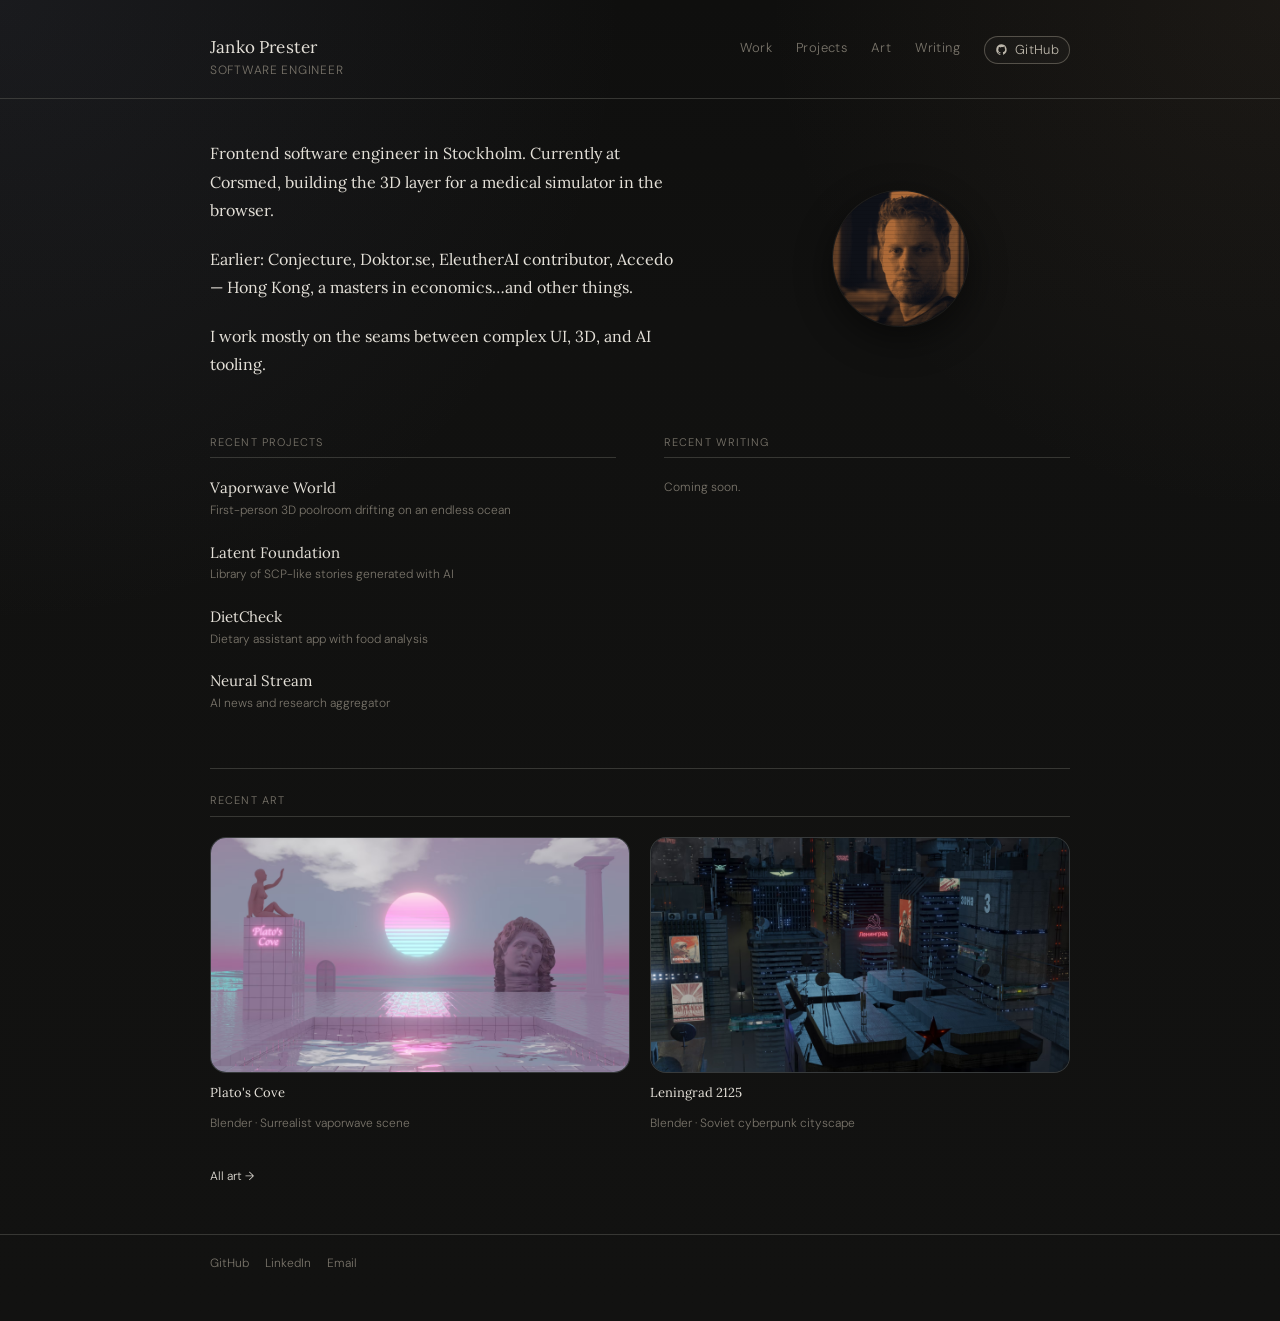
<file: index.html>
<!doctype html>
<html lang="en">
  <head>
    <meta charset="utf-8" />
    <meta name="viewport" content="width=device-width, initial-scale=1" />
    <title>Janko Prester</title>
    <meta
      name="description"
      content="Personal website of Janko Prester, software engineer in Stockholm working across complex web applications, 3D interfaces, and AI-assisted development."
    />
    <link rel="canonical" href="https://www.jankoprester.com/" />
    <meta property="og:type" content="website" />
    <meta property="og:site_name" content="Janko Prester" />
    <meta property="og:title" content="Janko Prester — Software Engineer" />
    <meta property="og:description" content="Frontend software engineer in Stockholm working across complex web applications, 3D interfaces, and AI tooling." />
    <meta property="og:url" content="https://www.jankoprester.com/" />
    <meta property="og:image" content="https://www.jankoprester.com/public/art/og-image.jpg" />
    <meta property="og:image:width" content="1200" />
    <meta property="og:image:height" content="630" />
    <meta name="twitter:card" content="summary_large_image" />
    <meta name="twitter:title" content="Janko Prester — Software Engineer" />
    <meta name="twitter:description" content="Frontend software engineer in Stockholm working across complex web applications, 3D interfaces, and AI tooling." />
    <meta name="twitter:image" content="https://www.jankoprester.com/public/art/og-image.jpg" />
    <link rel="icon" href="/favicon.svg" type="image/svg+xml" />
    <link rel="preconnect" href="https://fonts.googleapis.com" />
    <link rel="preconnect" href="https://fonts.gstatic.com" crossorigin />
    <link
      href="https://fonts.googleapis.com/css2?family=Lora:ital,wght@0,400;0,500;1,400&family=DM+Sans:wght@300;400&display=swap"
      rel="stylesheet"
    />
    <script>
      document.documentElement.classList.add('js');
    </script>
    <link rel="stylesheet" href="styles/style.css" />
  </head>
  <body>
    <a class="skip-link" href="#main">Skip to content</a>
    <div class="site-shell">
      <div class="site-panel">
        <header class="site-header">
          <a class="site-brand" href="/">
            <span class="site-name">Janko Prester</span>
            <span class="site-title">Software Engineer</span>
          </a>
          <nav class="site-nav" aria-label="Primary" data-site-nav data-open="false">
            <button
              class="menu-toggle"
              type="button"
              aria-expanded="false"
              aria-controls="site-menu"
              aria-label="Toggle navigation"
              data-nav-toggle
            >
              <span class="menu-toggle-inner" aria-hidden="true">
                <span class="menu-toggle-bar"></span>
                <span class="menu-toggle-bar"></span>
                <span class="menu-toggle-bar"></span>
              </span>
            </button>
            <ul class="site-nav-links" id="site-menu" data-nav-menu>
              <li><a href="/work/">Work</a></li>
              <li><a href="/projects/">Projects</a></li>
              <li><a href="/art/">Art</a></li>
              <li><a href="/writing/">Writing</a></li>
              <li class="site-nav-link--github">
                <a href="https://github.com/jprester" target="_blank" rel="noopener noreferrer" aria-label="Janko Prester on GitHub">
                  <span class="nav-icon" aria-hidden="true">
                    <svg viewBox="0 0 16 16" xmlns="http://www.w3.org/2000/svg">
                      <path fill="currentColor" d="M8 1.5a6.5 6.5 0 0 0-2.06 12.67c.32.06.43-.14.43-.3v-1.06c-1.76.39-2.13-.75-2.13-.75-.29-.73-.7-.92-.7-.92-.57-.4.04-.4.04-.4.63.04.96.64.96.64.56.96 1.47.68 1.83.52.06-.41.22-.68.4-.84-1.4-.16-2.87-.7-2.87-3.1 0-.68.25-1.24.64-1.67-.06-.16-.28-.8.06-1.66 0 0 .53-.17 1.73.64A6 6 0 0 1 8 4.73c.56 0 1.11.08 1.63.24 1.2-.81 1.73-.64 1.73-.64.34.86.12 1.5.06 1.66.4.43.64 1 .64 1.67 0 2.4-1.47 2.93-2.88 3.1.23.2.43.57.43 1.14v1.69c0 .17.11.37.44.3A6.5 6.5 0 0 0 8 1.5Z"/>
                    </svg>
                  </span>
                  <span>GitHub</span>
                </a>
              </li>
            </ul>
          </nav>
        </header>

        <main class="page-content" id="main">
          <section class="home-intro" aria-labelledby="home-intro-title">
            <h1 class="visually-hidden" id="home-intro-title">Introduction</h1>
            <div class="home-intro-layout">
              <div class="home-intro-copy">
                <p>Frontend software engineer in Stockholm. Currently at Corsmed, building the 3D layer for a medical simulator in the browser.</p>
                <p>Earlier: Conjecture, Doktor.se, EleutherAI contributor, Accedo — Hong Kong, a masters in economics…and other things.</p>
                <p>I work mostly on the seams between complex UI, 3D, and AI tooling.</p>
              </div>
              <aside class="intro-scene" aria-hidden="true">
                <div class="photo-frame">
                  <div class="photo-wrap">
                    <img class="photo-img" src="/public/img/janko_prester_profile_pic.jpg" alt="" />
                    <div class="photo-tone"></div>
                    <div class="photo-scanlines"></div>
                    <div class="photo-glitch"></div>
                    <div class="photo-vignette"></div>
                  </div>
                </div>
              </aside>
            </div>
          </section>

          <section class="home-streams" aria-label="Recent work streams">
            <div>
              <p class="section-label">Recent projects</p>
              <div class="entry-list">
                <a class="entry-card" href="/projects/">
                  <div class="entry-title">Vaporwave World</div>
                  <div class="entry-meta">First-person 3D poolroom drifting on an endless ocean</div>
                </a>
                <a class="entry-card" href="/projects/">
                  <div class="entry-title">Latent Foundation</div>
                  <div class="entry-meta">Library of SCP-like stories generated with AI</div>
                </a>
                <a class="entry-card" href="/projects/">
                  <div class="entry-title">DietCheck</div>
                  <div class="entry-meta">Dietary assistant app with food analysis</div>
                </a>
                <a class="entry-card" href="/projects/">
                  <div class="entry-title">Neural Stream</div>
                  <div class="entry-meta">AI news and research aggregator</div>
                </a>
              </div>
            </div>

            <div>
              <p class="section-label">Recent writing</p>
              <p class="small-note" style="margin-top:0.6rem">Coming soon.</p>
              <!--
                <div class="entry-list">
                  <a class="entry-card" href="/writing/">
                    <div class="entry-title">Building the GPT-J frontend in 2021</div>
                    <div class="entry-meta">April 2026</div>
                  </a>
                  <a class="entry-card" href="/writing/">
                    <div class="entry-title">AI-assisted development workflows that actually work</div>
                    <div class="entry-meta">March 2026</div>
                  </a>
                </div>
              -->
            </div>
          </section>

          <section class="art-section" aria-labelledby="recent-art-title">
            <p class="section-label" id="recent-art-title">Recent art</p>
            <div class="art-grid">
              <article>
                <a class="art-thumb" href="/public/art/platos-cove-beach-bar.jpg" target="_blank" rel="noopener noreferrer">
                  <picture>
                    <source srcset="/public/art/platos-cove-beach-bar.avif" type="image/avif" />
                    <img
                      class="art-thumb-image"
                      src="/public/art/platos-cove-beach-bar.jpg"
                      alt="Dreamlike vaporwave scene with neon sun, classical statues, and tiled pool titled Plato's Cove"
                      loading="lazy"
                      decoding="async"
                    />
                  </picture>
                </a>
                <div class="art-caption">
                  <a class="art-title text-link" href="/art/">Plato's Cove</a>
                  <p class="art-meta">Blender · Surrealist vaporwave scene</p>
                </div>
              </article>
              <article>
                <a class="art-thumb" href="/public/art/leningrad-2125.jpg" target="_blank" rel="noopener noreferrer">
                  <picture>
                    <source srcset="/public/art/leningrad-2125.avif" type="image/avif" />
                    <img
                      class="art-thumb-image"
                      src="/public/art/leningrad-2125.jpg"
                      alt="Night-time cyberpunk cityscape titled Leningrad 2125"
                      loading="lazy"
                      decoding="async"
                    />
                  </picture>
                </a>
                <div class="art-caption">
                  <a class="art-title text-link" href="/art/">Leningrad 2125</a>
                  <p class="art-meta">Blender · Soviet cyberpunk cityscape</p>
                </div>
              </article>
            </div>
            <p class="art-link-row">
              <a class="text-link small-note" href="/art/">All art →</a>
            </p>
          </section>
        </main>

        <footer class="footer">
          <div class="footer-inner">
            <!-- <p class="small-note">Static v1. Designed for a later content-driven expansion without changing the URL structure.</p> -->
            <div class="footer-links">
              <a href="https://github.com/jprester">GitHub</a>
              <a href="https://www.linkedin.com/in/janko-prester/">LinkedIn</a>
              <a href="mailto:janko.prester@gmail.com">Email</a>
            </div>
          </div>
        </footer>
      </div>
    </div>
    <script src="scripts/site.js"></script>
  </body>
</html>
</file>
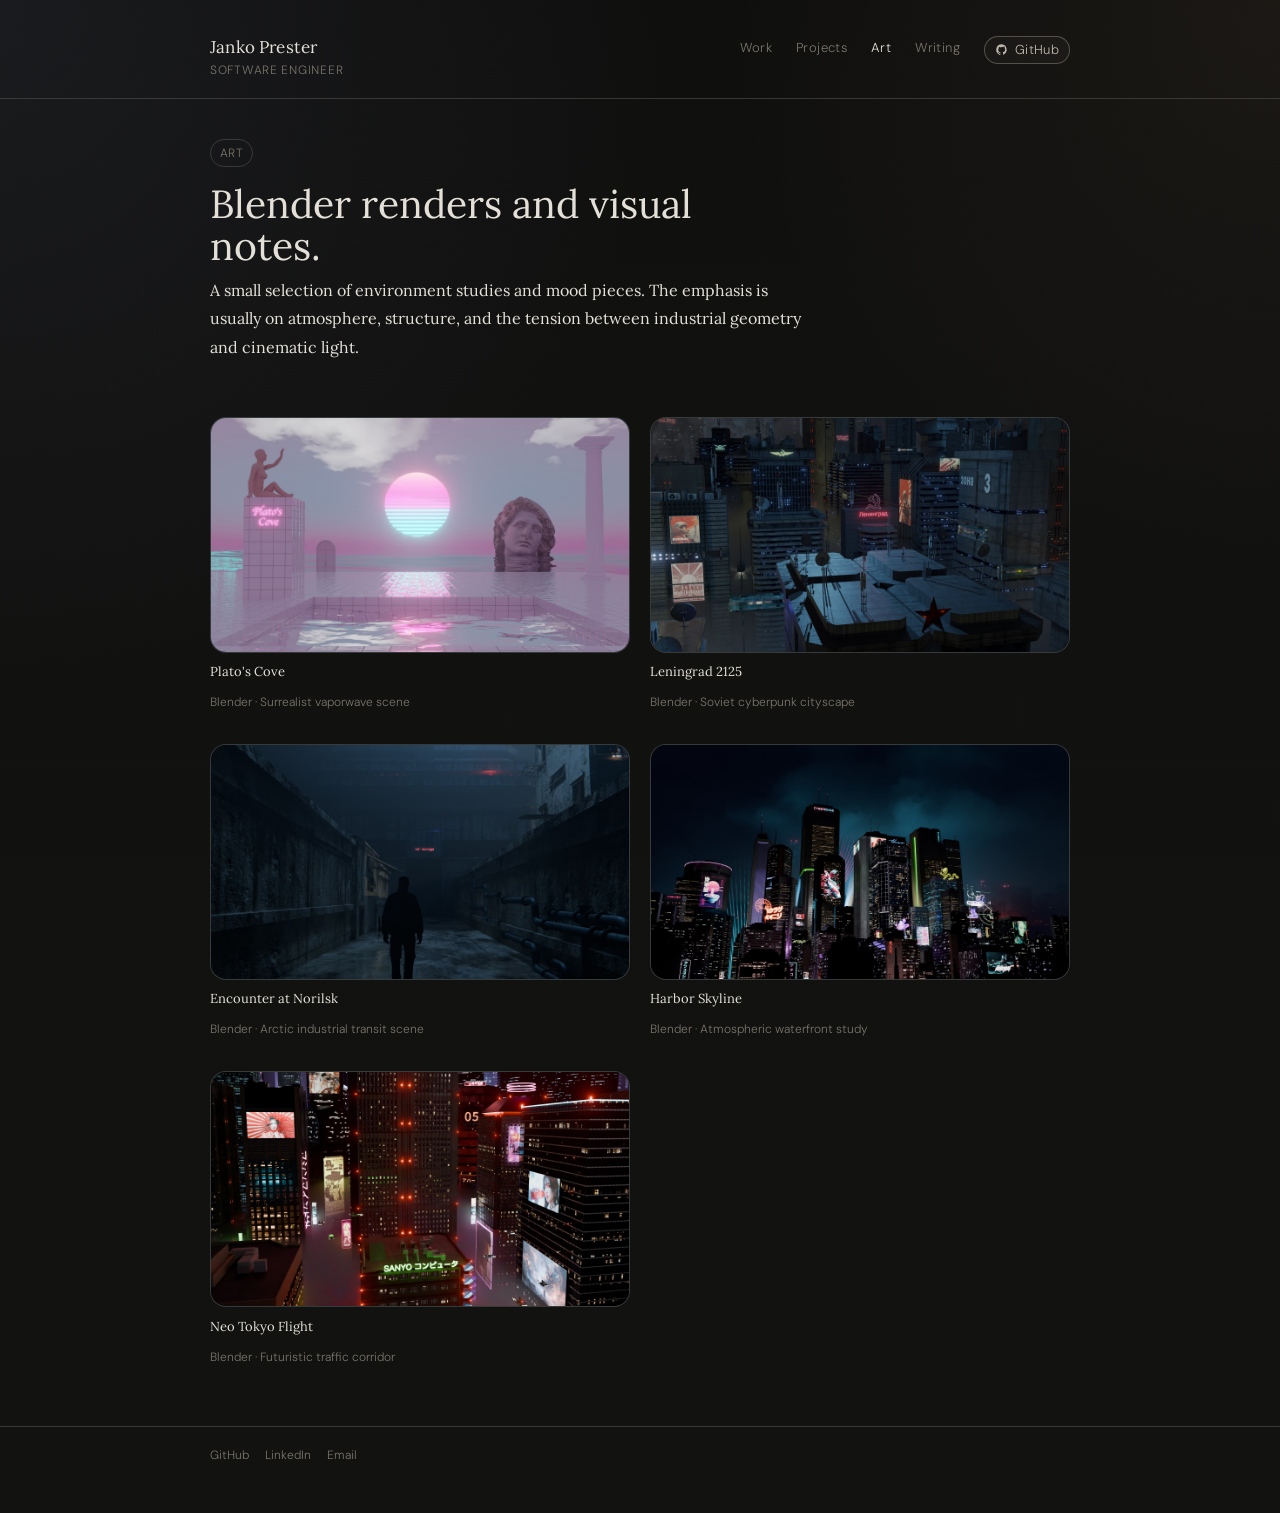
<file: art/index.html>
<!doctype html>
<html lang="en">
  <head>
    <meta charset="utf-8" />
    <meta name="viewport" content="width=device-width, initial-scale=1" />
    <title>Art | Janko Prester</title>
    <meta name="description" content="Selected Blender renders and visual experiments by Janko Prester." />
    <link rel="canonical" href="https://www.jankoprester.com/art/" />
    <meta property="og:type" content="website" />
    <meta property="og:site_name" content="Janko Prester" />
    <meta property="og:title" content="Art | Janko Prester" />
    <meta property="og:description" content="Selected Blender renders and visual experiments." />
    <meta property="og:url" content="https://www.jankoprester.com/art/" />
    <meta property="og:image" content="https://www.jankoprester.com/public/art/og-image.jpg" />
    <meta property="og:image:width" content="1200" />
    <meta property="og:image:height" content="630" />
    <meta name="twitter:card" content="summary_large_image" />
    <meta name="twitter:title" content="Art | Janko Prester" />
    <meta name="twitter:description" content="Selected Blender renders and visual experiments." />
    <meta name="twitter:image" content="https://www.jankoprester.com/public/art/og-image.jpg" />
    <link rel="icon" href="/favicon.svg" type="image/svg+xml" />
    <link rel="preconnect" href="https://fonts.googleapis.com" />
    <link rel="preconnect" href="https://fonts.gstatic.com" crossorigin />
    <link
      href="https://fonts.googleapis.com/css2?family=Lora:ital,wght@0,400;0,500;1,400&family=DM+Sans:wght@300;400&display=swap"
      rel="stylesheet"
    />
    <script>
      document.documentElement.classList.add('js');
    </script>
    <link rel="stylesheet" href="/styles/style.css" />
  </head>
  <body>
    <a class="skip-link" href="#main">Skip to content</a>
    <div class="site-shell">
      <div class="site-panel">
        <header class="site-header">
          <a class="site-brand" href="/">
            <span class="site-name">Janko Prester</span>
            <span class="site-title">Software Engineer</span>
          </a>
          <nav class="site-nav" aria-label="Primary" data-site-nav data-open="false">
            <button
              class="menu-toggle"
              type="button"
              aria-expanded="false"
              aria-controls="site-menu"
              aria-label="Toggle navigation"
              data-nav-toggle
            >
              <span class="menu-toggle-inner" aria-hidden="true">
                <span class="menu-toggle-bar"></span>
                <span class="menu-toggle-bar"></span>
                <span class="menu-toggle-bar"></span>
              </span>
            </button>
            <ul class="site-nav-links" id="site-menu" data-nav-menu>
              <li><a href="/work/">Work</a></li>
              <li><a href="/projects/">Projects</a></li>
              <li><a href="/art/" aria-current="page">Art</a></li>
              <li><a href="/writing/">Writing</a></li>
              <li class="site-nav-link--github">
                <a href="https://github.com/jprester" target="_blank" rel="noopener noreferrer" aria-label="Janko Prester on GitHub">
                  <span class="nav-icon" aria-hidden="true">
                    <svg viewBox="0 0 16 16" xmlns="http://www.w3.org/2000/svg">
                      <path fill="currentColor" d="M8 1.5a6.5 6.5 0 0 0-2.06 12.67c.32.06.43-.14.43-.3v-1.06c-1.76.39-2.13-.75-2.13-.75-.29-.73-.7-.92-.7-.92-.57-.4.04-.4.04-.4.63.04.96.64.96.64.56.96 1.47.68 1.83.52.06-.41.22-.68.4-.84-1.4-.16-2.87-.7-2.87-3.1 0-.68.25-1.24.64-1.67-.06-.16-.28-.8.06-1.66 0 0 .53-.17 1.73.64A6 6 0 0 1 8 4.73c.56 0 1.11.08 1.63.24 1.2-.81 1.73-.64 1.73-.64.34.86.12 1.5.06 1.66.4.43.64 1 .64 1.67 0 2.4-1.47 2.93-2.88 3.1.23.2.43.57.43 1.14v1.69c0 .17.11.37.44.3A6.5 6.5 0 0 0 8 1.5Z"/>
                    </svg>
                  </span>
                  <span>GitHub</span>
                </a>
              </li>
            </ul>
          </nav>
        </header>

        <main class="page-content" id="main">
          <section class="page-intro">
            <div class="kicker-row">
              <span class="status-pill">Art</span>
            </div>
            <h1 class="page-heading">Blender renders and visual notes.</h1>
            <p>
              A small selection of environment studies and mood pieces. The emphasis is usually on atmosphere,
              structure, and the tension between industrial geometry and cinematic light.
            </p>
          </section>

          <section class="art-grid" aria-label="Art gallery">
            <article>
              <a class="art-thumb" href="/public/art/platos-cove-beach-bar.jpg" target="_blank" rel="noopener noreferrer">
                <picture>
                  <source srcset="/public/art/platos-cove-beach-bar.avif" type="image/avif" />
                  <img
                    class="art-thumb-image"
                    src="/public/art/platos-cove-beach-bar.jpg"
                    alt="Dreamlike vaporwave scene with neon sun, classical statues, and tiled pool titled Plato's Cove"
                    decoding="async"
                  />
                </picture>
              </a>
              <div class="art-caption">
                <div class="art-title">Plato's Cove</div>
                <p class="art-meta">Blender · Surrealist vaporwave scene</p>
              </div>
            </article>
            <article>
              <a class="art-thumb" href="/public/art/leningrad-2125.jpg" target="_blank" rel="noopener noreferrer">
                <picture>
                  <source srcset="/public/art/leningrad-2125.avif" type="image/avif" />
                  <img
                    class="art-thumb-image"
                    src="/public/art/leningrad-2125.jpg"
                    alt="Night-time cyberpunk cityscape titled Leningrad 2125"
                    decoding="async"
                  />
                </picture>
              </a>
              <div class="art-caption">
                <div class="art-title">Leningrad 2125</div>
                <p class="art-meta">Blender · Soviet cyberpunk cityscape</p>
              </div>
            </article>
            <article>
              <a class="art-thumb" href="/public/art/encounter-at-norilsk.jpg" target="_blank" rel="noopener noreferrer">
                <picture>
                  <source srcset="/public/art/encounter-at-norilsk.avif" type="image/avif" />
                  <img
                    class="art-thumb-image"
                    src="/public/art/encounter-at-norilsk.jpg"
                    alt="Snowy industrial station scene titled Encounter at Norilsk"
                    loading="lazy"
                    decoding="async"
                  />
                </picture>
              </a>
              <div class="art-caption">
                <div class="art-title">Encounter at Norilsk</div>
                <p class="art-meta">Blender · Arctic industrial transit scene</p>
              </div>
            </article>
            <article>
              <a class="art-thumb" href="/public/art/harbor-skyline.jpg" target="_blank" rel="noopener noreferrer">
                <picture>
                  <source srcset="/public/art/harbor-skyline.avif" type="image/avif" />
                  <img
                    class="art-thumb-image"
                    src="/public/art/harbor-skyline.jpg"
                    alt="Moody waterfront skyline render titled Harbor Skyline"
                    loading="lazy"
                    decoding="async"
                  />
                </picture>
              </a>
              <div class="art-caption">
                <div class="art-title">Harbor Skyline</div>
                <p class="art-meta">Blender · Atmospheric waterfront study</p>
              </div>
            </article>
            <article>
              <a class="art-thumb" href="/public/art/neo-tokyo-flight.jpg" target="_blank" rel="noopener noreferrer">
                <picture>
                  <source srcset="/public/art/neo-tokyo-flight.avif" type="image/avif" />
                  <img
                    class="art-thumb-image"
                    src="/public/art/neo-tokyo-flight.jpg"
                    alt="Futuristic city traffic corridor titled Neo Tokyo Flight"
                    loading="lazy"
                    decoding="async"
                  />
                </picture>
              </a>
              <div class="art-caption">
                <div class="art-title">Neo Tokyo Flight</div>
                <p class="art-meta">Blender · Futuristic traffic corridor</p>
              </div>
            </article>
          </section>
        </main>

        <footer class="footer">
          <div class="footer-inner">
            <!-- <p class="small-note">Image assets can replace these placeholders without changing the layout.</p> -->
            <div class="footer-links">
              <a href="https://github.com/jprester">GitHub</a>
              <a href="https://www.linkedin.com/in/janko-prester/">LinkedIn</a>
              <a href="mailto:janko.prester@gmail.com">Email</a>
            </div>
          </div>
        </footer>
      </div>
    </div>
    <script src="/scripts/site.js"></script>
  </body>
</html>
</file>
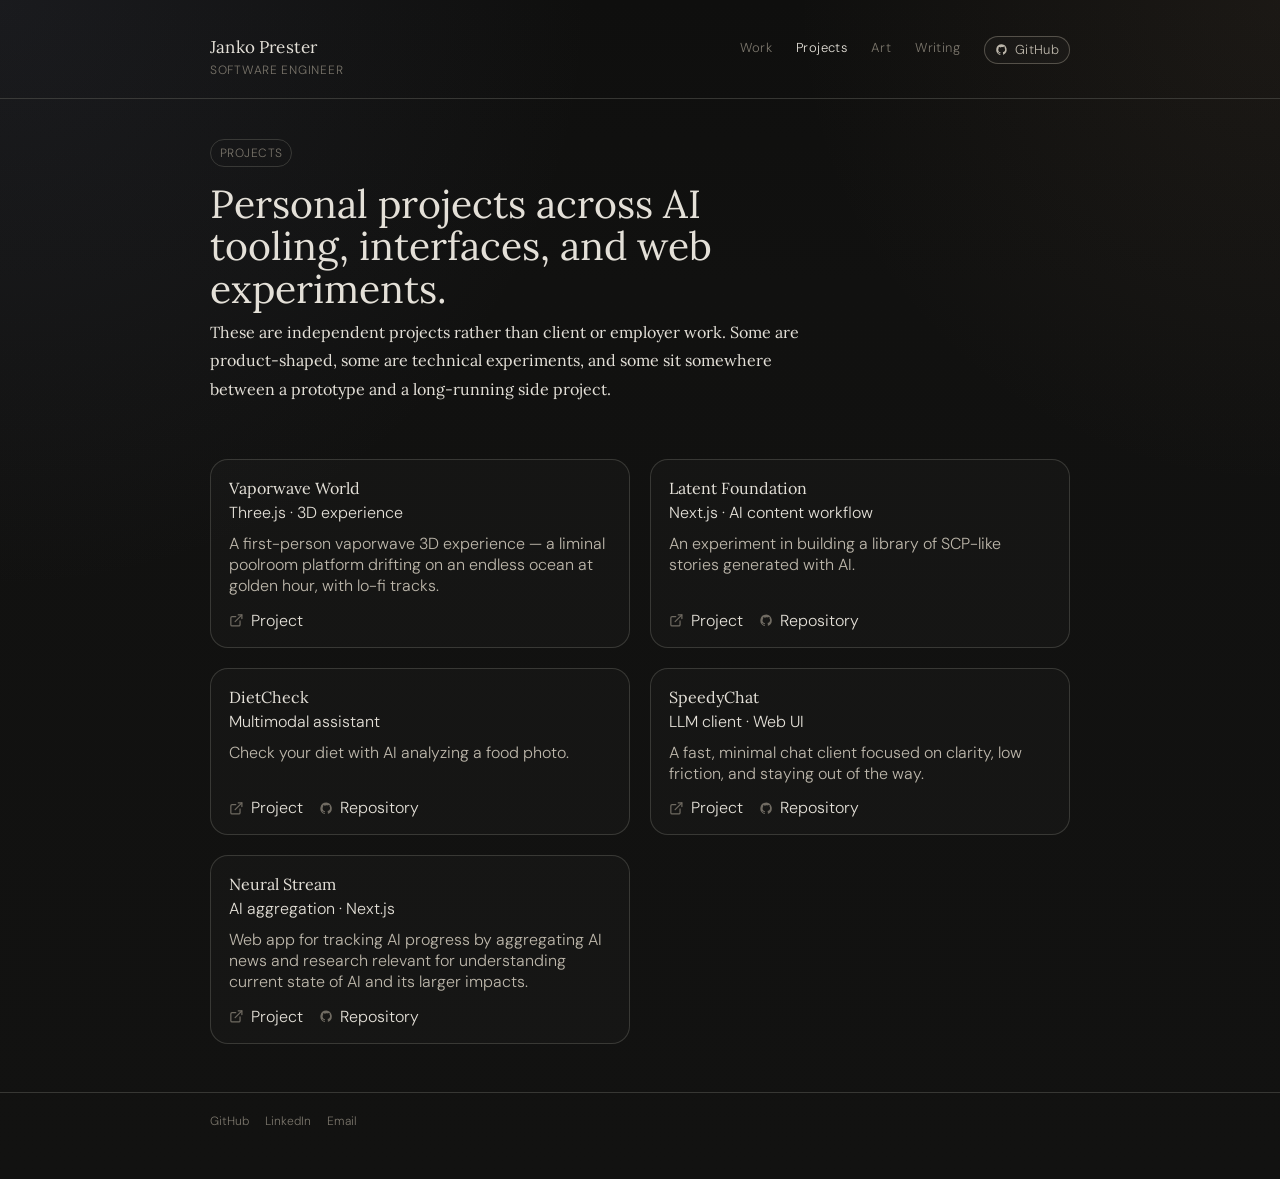
<file: projects/index.html>
<!doctype html>
<html lang="en">
  <head>
    <meta charset="utf-8" />
    <meta name="viewport" content="width=device-width, initial-scale=1" />
    <title>Projects | Janko Prester</title>
    <meta name="description" content="Selected personal projects by Janko Prester." />
    <link rel="canonical" href="https://www.jankoprester.com/projects/" />
    <meta property="og:type" content="website" />
    <meta property="og:site_name" content="Janko Prester" />
    <meta property="og:title" content="Projects | Janko Prester" />
    <meta property="og:description" content="Selected personal projects across AI tooling, interfaces, and web experiments." />
    <meta property="og:url" content="https://www.jankoprester.com/projects/" />
    <meta property="og:image" content="https://www.jankoprester.com/public/art/og-image.jpg" />
    <meta property="og:image:width" content="1200" />
    <meta property="og:image:height" content="630" />
    <meta name="twitter:card" content="summary_large_image" />
    <meta name="twitter:title" content="Projects | Janko Prester" />
    <meta name="twitter:description" content="Selected personal projects across AI tooling, interfaces, and web experiments." />
    <meta name="twitter:image" content="https://www.jankoprester.com/public/art/og-image.jpg" />
    <link rel="icon" href="/favicon.svg" type="image/svg+xml" />
    <link rel="preconnect" href="https://fonts.googleapis.com" />
    <link rel="preconnect" href="https://fonts.gstatic.com" crossorigin />
    <link
      href="https://fonts.googleapis.com/css2?family=Lora:ital,wght@0,400;0,500;1,400&family=DM+Sans:wght@300;400&display=swap"
      rel="stylesheet"
    />
    <script>
      document.documentElement.classList.add('js');
    </script>
    <link rel="stylesheet" href="/styles/style.css" />
  </head>
  <body>
    <svg hidden aria-hidden="true" xmlns="http://www.w3.org/2000/svg" style="display:none">
      <symbol id="icon-external" viewBox="0 0 24 24" fill="none" stroke="currentColor" stroke-width="2" stroke-linecap="round" stroke-linejoin="round">
        <path d="M15 3h6v6" />
        <path d="M10 14 21 3" />
        <path d="M18 13v6a2 2 0 0 1-2 2H5a2 2 0 0 1-2-2V8a2 2 0 0 1 2-2h6" />
      </symbol>
      <symbol id="icon-github" viewBox="0 0 16 16">
        <path fill="currentColor" d="M8 1.5a6.5 6.5 0 0 0-2.06 12.67c.32.06.43-.14.43-.3v-1.06c-1.76.39-2.13-.75-2.13-.75-.29-.73-.7-.92-.7-.92-.57-.4.04-.4.04-.4.63.04.96.64.96.64.56.96 1.47.68 1.83.52.06-.41.22-.68.4-.84-1.4-.16-2.87-.7-2.87-3.1 0-.68.25-1.24.64-1.67-.06-.16-.28-.8.06-1.66 0 0 .53-.17 1.73.64A6 6 0 0 1 8 4.73c.56 0 1.11.08 1.63.24 1.2-.81 1.73-.64 1.73-.64.34.86.12 1.5.06 1.66.4.43.64 1 .64 1.67 0 2.4-1.47 2.93-2.88 3.1.23.2.43.57.43 1.14v1.69c0 .17.11.37.44.3A6.5 6.5 0 0 0 8 1.5Z"/>
      </symbol>
    </svg>
    <a class="skip-link" href="#main">Skip to content</a>
    <div class="site-shell">
      <div class="site-panel">
        <header class="site-header">
          <a class="site-brand" href="/">
            <span class="site-name">Janko Prester</span>
            <span class="site-title">Software Engineer</span>
          </a>
          <nav class="site-nav" aria-label="Primary" data-site-nav data-open="false">
            <button
              class="menu-toggle"
              type="button"
              aria-expanded="false"
              aria-controls="site-menu"
              aria-label="Toggle navigation"
              data-nav-toggle
            >
              <span class="menu-toggle-inner" aria-hidden="true">
                <span class="menu-toggle-bar"></span>
                <span class="menu-toggle-bar"></span>
                <span class="menu-toggle-bar"></span>
              </span>
            </button>
            <ul class="site-nav-links" id="site-menu" data-nav-menu>
              <li><a href="/work/">Work</a></li>
              <li><a href="/projects/" aria-current="page">Projects</a></li>
              <li><a href="/art/">Art</a></li>
              <li><a href="/writing/">Writing</a></li>
              <li class="site-nav-link--github">
                <a href="https://github.com/jprester" target="_blank" rel="noopener noreferrer" aria-label="Janko Prester on GitHub">
                  <span class="nav-icon" aria-hidden="true">
                    <svg viewBox="0 0 16 16" xmlns="http://www.w3.org/2000/svg">
                      <path fill="currentColor" d="M8 1.5a6.5 6.5 0 0 0-2.06 12.67c.32.06.43-.14.43-.3v-1.06c-1.76.39-2.13-.75-2.13-.75-.29-.73-.7-.92-.7-.92-.57-.4.04-.4.04-.4.63.04.96.64.96.64.56.96 1.47.68 1.83.52.06-.41.22-.68.4-.84-1.4-.16-2.87-.7-2.87-3.1 0-.68.25-1.24.64-1.67-.06-.16-.28-.8.06-1.66 0 0 .53-.17 1.73.64A6 6 0 0 1 8 4.73c.56 0 1.11.08 1.63.24 1.2-.81 1.73-.64 1.73-.64.34.86.12 1.5.06 1.66.4.43.64 1 .64 1.67 0 2.4-1.47 2.93-2.88 3.1.23.2.43.57.43 1.14v1.69c0 .17.11.37.44.3A6.5 6.5 0 0 0 8 1.5Z"/>
                    </svg>
                  </span>
                  <span>GitHub</span>
                </a>
              </li>
            </ul>
          </nav>
        </header>

        <main class="page-content" id="main">
          <section class="page-intro">
            <div class="kicker-row">
              <span class="status-pill">Projects</span>
            </div>
            <h1 class="page-heading">Personal projects across AI tooling, interfaces, and web experiments.</h1>
            <p>
              These are independent projects rather than client or employer work. Some are product-shaped, some are
              technical experiments, and some sit somewhere between a prototype and a long-running side project.
            </p>
          </section>

          <section class="project-grid" aria-label="Project list">
            <article class="project-card">
              <h2 class="project-card-title">Vaporwave World</h2>
              <p class="project-stack">Three.js · 3D experience</p>
              <p class="project-summary">A first-person vaporwave 3D experience — a liminal poolroom platform drifting on an endless ocean at golden hour, with lo-fi tracks.</p>
              <div class="project-links">
                <a class="text-link text-link--icon" href="https://vaporwave-world.pages.dev/" target="_blank" rel="noopener noreferrer">
                  <span class="link-icon" aria-hidden="true">
                    <svg viewBox="0 0 16 16" xmlns="http://www.w3.org/2000/svg"><use href="#icon-external" /></svg>
                  </span>
                  <span>Project</span>
                </a>
              </div>
            </article>
            <article class="project-card">
              <h2 class="project-card-title">Latent Foundation</h2>
              <p class="project-stack">Next.js · AI content workflow</p>
              <p class="project-summary">An experiment in building a library of SCP-like stories generated with AI.</p>
              <div class="project-links">
                <a class="text-link text-link--icon" href="https://latent-foundation.vercel.app/" target="_blank" rel="noopener noreferrer">
                  <span class="link-icon" aria-hidden="true">
                    <svg viewBox="0 0 16 16" xmlns="http://www.w3.org/2000/svg"><use href="#icon-external" /></svg>
                  </span>
                  <span>Project</span>
                </a>
                <a class="text-link text-link--icon" href="https://github.com/jprester/latent-foundation" target="_blank" rel="noopener noreferrer">
                  <span class="link-icon" aria-hidden="true">
                    <svg viewBox="0 0 16 16" xmlns="http://www.w3.org/2000/svg"><use href="#icon-github" /></svg>
                  </span>
                  <span>Repository</span>
                </a>
              </div>
            </article>
            <article class="project-card">
              <h2 class="project-card-title">DietCheck</h2>
              <p class="project-stack">Multimodal assistant</p>
              <p class="project-summary">Check your diet with AI analyzing a food photo.</p>
              <div class="project-links">
                <a class="text-link text-link--icon" href="https://diet-check-app-two.vercel.app/" target="_blank" rel="noopener noreferrer">
                  <span class="link-icon" aria-hidden="true">
                    <svg viewBox="0 0 16 16" xmlns="http://www.w3.org/2000/svg"><use href="#icon-external" /></svg>
                  </span>
                  <span>Project</span>
                </a>
                <a class="text-link text-link--icon" href="https://github.com/jprester/diet-check-app" target="_blank" rel="noopener noreferrer">
                  <span class="link-icon" aria-hidden="true">
                    <svg viewBox="0 0 16 16" xmlns="http://www.w3.org/2000/svg"><use href="#icon-github" /></svg>
                  </span>
                  <span>Repository</span>
                </a>
              </div>
            </article>
            <article class="project-card">
              <h2 class="project-card-title">SpeedyChat</h2>
              <p class="project-stack">LLM client · Web UI</p>
              <p class="project-summary">A fast, minimal chat client focused on clarity, low friction, and staying out of the way.</p>
              <div class="project-links">
                <a class="text-link text-link--icon" href="https://speedychat.netlify.app/" target="_blank" rel="noopener noreferrer">
                  <span class="link-icon" aria-hidden="true">
                    <svg viewBox="0 0 16 16" xmlns="http://www.w3.org/2000/svg"><use href="#icon-external" /></svg>
                  </span>
                  <span>Project</span>
                </a>
                <a class="text-link text-link--icon" href="https://github.com/jprester/ai-completion-app" target="_blank" rel="noopener noreferrer">
                  <span class="link-icon" aria-hidden="true">
                    <svg viewBox="0 0 16 16" xmlns="http://www.w3.org/2000/svg"><use href="#icon-github" /></svg>
                  </span>
                  <span>Repository</span>
                </a>
              </div>
            </article>

            <article class="project-card">
              <h2 class="project-card-title">Neural Stream</h2>
              <p class="project-stack">AI aggregation · Next.js</p>
              <p class="project-summary">Web app for tracking AI progress by aggregating AI news and research relevant for understanding current state of AI and its larger impacts.</p>
              <div class="project-links">
                <a class="text-link text-link--icon" href="https://neural-stream.vercel.app/" target="_blank" rel="noopener noreferrer">
                  <span class="link-icon" aria-hidden="true">
                    <svg viewBox="0 0 16 16" xmlns="http://www.w3.org/2000/svg"><use href="#icon-external" /></svg>
                  </span>
                  <span>Project</span>
                </a>
                <a class="text-link text-link--icon" href="https://github.com/jprester/neural-stream-ui" target="_blank" rel="noopener noreferrer">
                  <span class="link-icon" aria-hidden="true">
                    <svg viewBox="0 0 16 16" xmlns="http://www.w3.org/2000/svg"><use href="#icon-github" /></svg>
                  </span>
                  <span>Repository</span>
                </a>
              </div>
            </article>
          </section>
        </main>

        <footer class="footer">
          <div class="footer-inner">
            <!-- <p class="small-note">Project detail pages can slot in later without changing this URL structure.</p> -->
            <div class="footer-links">
              <a href="https://github.com/jprester">GitHub</a>
              <a href="https://www.linkedin.com/in/janko-prester/">LinkedIn</a>
              <a href="mailto:janko.prester@gmail.com">Email</a>
            </div>
          </div>
        </footer>
      </div>
    </div>
    <script src="/scripts/site.js"></script>
  </body>
</html>
</file>
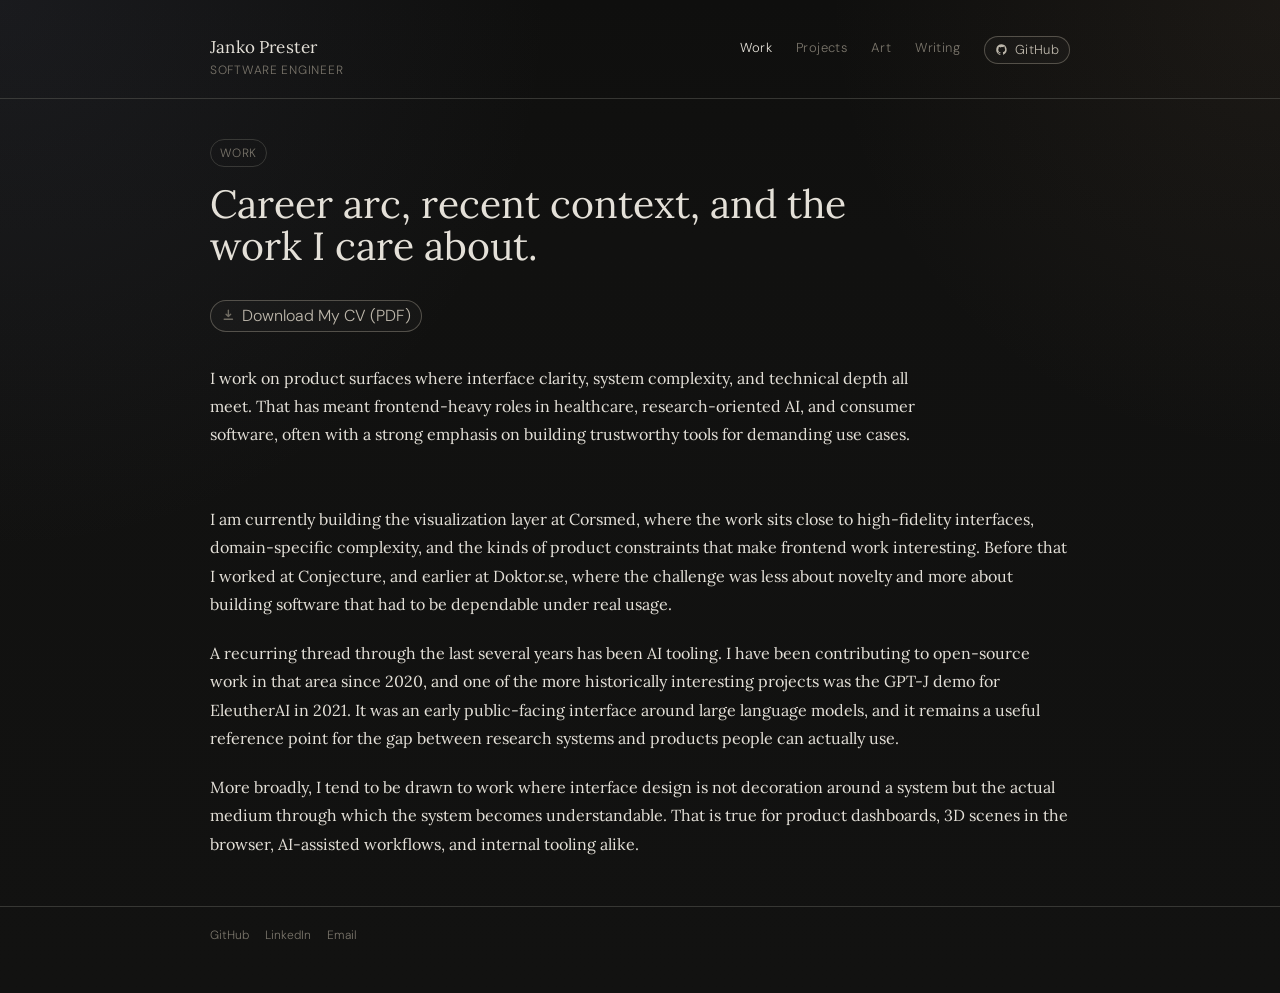
<file: work/index.html>
<!doctype html>
<html lang="en">
  <head>
    <meta charset="utf-8" />
    <meta name="viewport" content="width=device-width, initial-scale=1" />
    <title>Work | Janko Prester</title>
    <meta
      name="description"
      content="Career narrative and current work of Janko Prester, frontend engineer based in Stockholm."
    />
    <link rel="canonical" href="https://www.jankoprester.com/work/" />
    <meta property="og:type" content="website" />
    <meta property="og:site_name" content="Janko Prester" />
    <meta property="og:title" content="Work | Janko Prester" />
    <meta property="og:description" content="Career narrative and current work of Janko Prester, frontend engineer based in Stockholm." />
    <meta property="og:url" content="https://www.jankoprester.com/work/" />
    <meta property="og:image" content="https://www.jankoprester.com/public/art/og-image.jpg" />
    <meta property="og:image:width" content="1200" />
    <meta property="og:image:height" content="630" />
    <meta name="twitter:card" content="summary_large_image" />
    <meta name="twitter:title" content="Work | Janko Prester" />
    <meta name="twitter:description" content="Career narrative and current work of Janko Prester, frontend engineer based in Stockholm." />
    <meta name="twitter:image" content="https://www.jankoprester.com/public/art/og-image.jpg" />
    <link rel="icon" href="/favicon.svg" type="image/svg+xml" />
    <link rel="preconnect" href="https://fonts.googleapis.com" />
    <link rel="preconnect" href="https://fonts.gstatic.com" crossorigin />
    <link
      href="https://fonts.googleapis.com/css2?family=Lora:ital,wght@0,400;0,500;1,400&family=DM+Sans:wght@300;400&display=swap"
      rel="stylesheet"
    />
    <script>
      document.documentElement.classList.add('js');
    </script>
    <link rel="stylesheet" href="/styles/style.css" />
  </head>
  <body>
    <a class="skip-link" href="#main">Skip to content</a>
    <div class="site-shell">
      <div class="site-panel">
        <header class="site-header">
          <a class="site-brand" href="/">
            <span class="site-name">Janko Prester</span>
            <span class="site-title">Software Engineer</span>
          </a>
          <nav class="site-nav" aria-label="Primary" data-site-nav data-open="false">
            <button
              class="menu-toggle"
              type="button"
              aria-expanded="false"
              aria-controls="site-menu"
              aria-label="Toggle navigation"
              data-nav-toggle
            >
              <span class="menu-toggle-inner" aria-hidden="true">
                <span class="menu-toggle-bar"></span>
                <span class="menu-toggle-bar"></span>
                <span class="menu-toggle-bar"></span>
              </span>
            </button>
            <ul class="site-nav-links" id="site-menu" data-nav-menu>
              <li><a href="/work/" aria-current="page">Work</a></li>
              <li><a href="/projects/">Projects</a></li>
              <li><a href="/art/">Art</a></li>
              <li><a href="/writing/">Writing</a></li>
              <li class="site-nav-link--github">
                <a href="https://github.com/jprester" target="_blank" rel="noopener noreferrer" aria-label="Janko Prester on GitHub">
                  <span class="nav-icon" aria-hidden="true">
                    <svg viewBox="0 0 16 16" xmlns="http://www.w3.org/2000/svg">
                      <path fill="currentColor" d="M8 1.5a6.5 6.5 0 0 0-2.06 12.67c.32.06.43-.14.43-.3v-1.06c-1.76.39-2.13-.75-2.13-.75-.29-.73-.7-.92-.7-.92-.57-.4.04-.4.04-.4.63.04.96.64.96.64.56.96 1.47.68 1.83.52.06-.41.22-.68.4-.84-1.4-.16-2.87-.7-2.87-3.1 0-.68.25-1.24.64-1.67-.06-.16-.28-.8.06-1.66 0 0 .53-.17 1.73.64A6 6 0 0 1 8 4.73c.56 0 1.11.08 1.63.24 1.2-.81 1.73-.64 1.73-.64.34.86.12 1.5.06 1.66.4.43.64 1 .64 1.67 0 2.4-1.47 2.93-2.88 3.1.23.2.43.57.43 1.14v1.69c0 .17.11.37.44.3A6.5 6.5 0 0 0 8 1.5Z"/>
                    </svg>
                  </span>
                  <span>GitHub</span>
                </a>
              </li>
            </ul>
          </nav>
        </header>

        <main class="page-content" id="main">
          <section class="page-intro work-page-intro">
            <div class="work-intro-copy">
              <div class="kicker-row">
                <span class="status-pill">Work</span>
              </div>
              <h1 class="page-heading">Career arc, recent context, and the work I care about.</h1>
              <div class="work-cv-link-row">
                <a class="text-link text-link--icon pill-link" href="/public/docs/2026-janko_prester_cv.pdf" target="_blank" rel="noopener noreferrer">
                  <span class="link-icon" aria-hidden="true">
                    <svg viewBox="0 0 16 16" fill="none" xmlns="http://www.w3.org/2000/svg">
                      <path d="M8 2.5V9.25M8 9.25L5.5 6.75M8 9.25L10.5 6.75" stroke="currentColor" stroke-width="1.5" stroke-linecap="round" stroke-linejoin="round"/>
                      <path d="M3.5 12.25H12.5" stroke="currentColor" stroke-width="1.5" stroke-linecap="round"/>
                    </svg>
                  </span>
                  <span>Download My CV (PDF)</span>
                </a>
              </div>
              <p>
                I work on product surfaces where interface clarity, system complexity, and technical depth all meet.
                That has meant frontend-heavy roles in healthcare, research-oriented AI, and consumer software, often
                with a strong emphasis on building trustworthy tools for demanding use cases.
              </p>
            </div>
          </section>
          <section class="prose" aria-label="Career narrative">
            <p>
              I am currently building the visualization layer at Corsmed, where the work sits close to high-fidelity
              interfaces, domain-specific complexity, and the kinds of product constraints that make frontend work
              interesting. Before that I worked at Conjecture, and earlier at Doktor.se, where the challenge was less
              about novelty and more about building software that had to be dependable under real usage.
            </p>
            <p>
              A recurring thread through the last several years has been AI tooling. I have been contributing to
              open-source work in that area since 2020, and one of the more historically interesting projects was the
              GPT-J demo for EleutherAI in 2021. It was an early public-facing interface around large language models,
              and it remains a useful reference point for the gap between research systems and products people can
              actually use.
            </p>
            <p>
              More broadly, I tend to be drawn to work where interface design is not decoration around a system but the
              actual medium through which the system becomes understandable. That is true for product dashboards, 3D
              scenes in the browser, AI-assisted workflows, and internal tooling alike.
            </p>
          </section>
        </main>

        <footer class="footer">
          <div class="footer-inner">
            <!-- <p class="small-note">Static v1 section page.</p> -->
            <div class="footer-links">
              <a href="https://github.com/jprester">GitHub</a>
              <a href="https://www.linkedin.com/in/janko-prester/">LinkedIn</a>
              <a href="mailto:janko.prester@gmail.com">Email</a>
            </div>
          </div>
        </footer>
      </div>
    </div>
    <script src="/scripts/site.js"></script>
  </body>
</html>
</file>
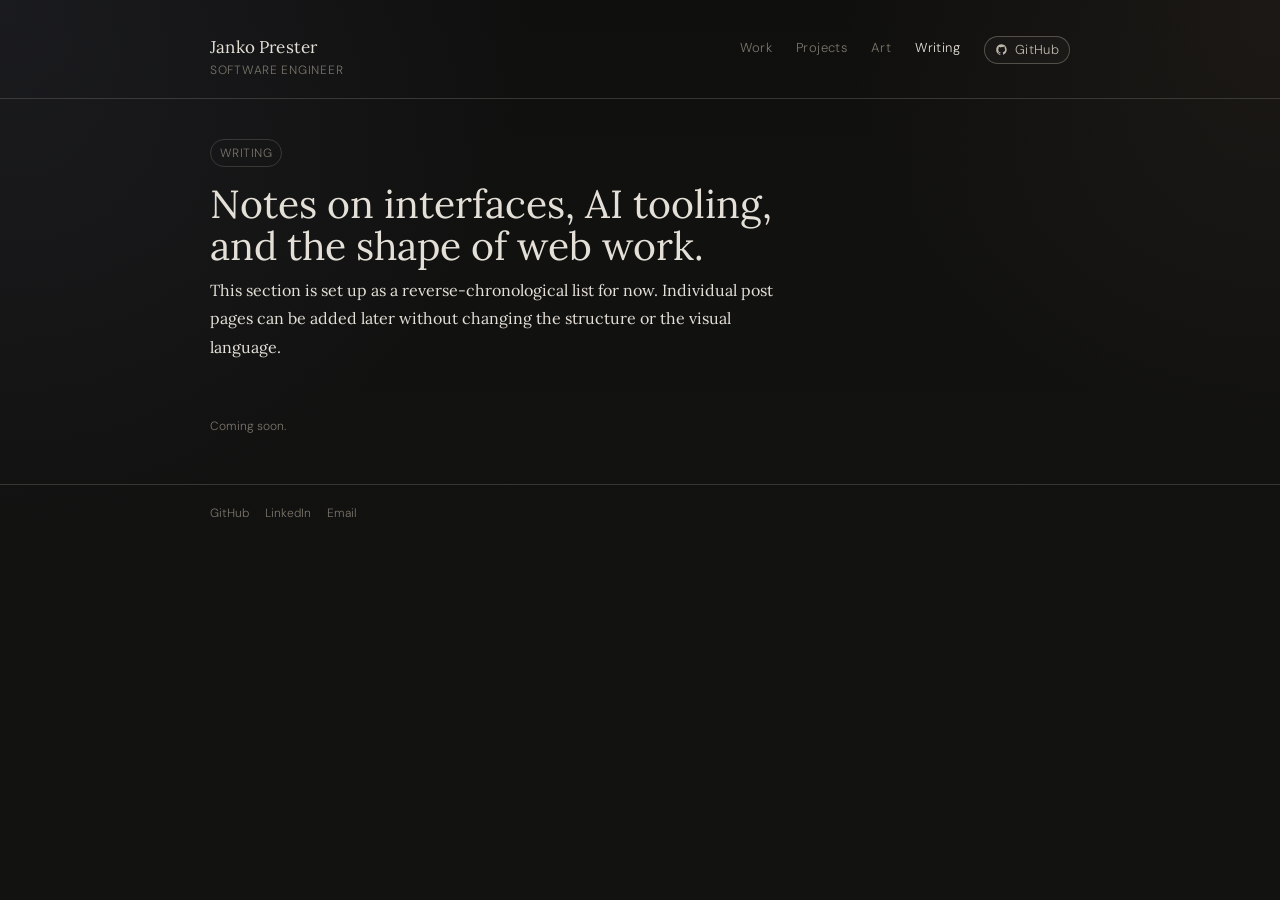
<file: writing/index.html>
<!doctype html>
<html lang="en">
  <head>
    <meta charset="utf-8" />
    <meta name="viewport" content="width=device-width, initial-scale=1" />
    <title>Writing | Janko Prester</title>
    <meta name="description" content="Writing by Janko Prester on software, interfaces, and AI tooling." />
    <link rel="canonical" href="https://www.jankoprester.com/writing/" />
    <meta property="og:type" content="website" />
    <meta property="og:site_name" content="Janko Prester" />
    <meta property="og:title" content="Writing | Janko Prester" />
    <meta property="og:description" content="Writing by Janko Prester on software, interfaces, and AI tooling." />
    <meta property="og:url" content="https://www.jankoprester.com/writing/" />
    <meta property="og:image" content="https://www.jankoprester.com/public/art/og-image.jpg" />
    <meta property="og:image:width" content="1200" />
    <meta property="og:image:height" content="630" />
    <meta name="twitter:card" content="summary_large_image" />
    <meta name="twitter:title" content="Writing | Janko Prester" />
    <meta name="twitter:description" content="Writing by Janko Prester on software, interfaces, and AI tooling." />
    <meta name="twitter:image" content="https://www.jankoprester.com/public/art/og-image.jpg" />
    <link rel="icon" href="/favicon.svg" type="image/svg+xml" />
    <link rel="preconnect" href="https://fonts.googleapis.com" />
    <link rel="preconnect" href="https://fonts.gstatic.com" crossorigin />
    <link
      href="https://fonts.googleapis.com/css2?family=Lora:ital,wght@0,400;0,500;1,400&family=DM+Sans:wght@300;400&display=swap"
      rel="stylesheet"
    />
    <script>
      document.documentElement.classList.add('js');
    </script>
    <link rel="stylesheet" href="/styles/style.css" />
  </head>
  <body>
    <a class="skip-link" href="#main">Skip to content</a>
    <div class="site-shell">
      <div class="site-panel">
        <header class="site-header">
          <a class="site-brand" href="/">
            <span class="site-name">Janko Prester</span>
            <span class="site-title">Software Engineer</span>
          </a>
          <nav class="site-nav" aria-label="Primary" data-site-nav data-open="false">
            <button
              class="menu-toggle"
              type="button"
              aria-expanded="false"
              aria-controls="site-menu"
              aria-label="Toggle navigation"
              data-nav-toggle
            >
              <span class="menu-toggle-inner" aria-hidden="true">
                <span class="menu-toggle-bar"></span>
                <span class="menu-toggle-bar"></span>
                <span class="menu-toggle-bar"></span>
              </span>
            </button>
            <ul class="site-nav-links" id="site-menu" data-nav-menu>
              <li><a href="/work/">Work</a></li>
              <li><a href="/projects/">Projects</a></li>
              <li><a href="/art/">Art</a></li>
              <li><a href="/writing/" aria-current="page">Writing</a></li>
              <li class="site-nav-link--github">
                <a href="https://github.com/jprester" target="_blank" rel="noopener noreferrer" aria-label="Janko Prester on GitHub">
                  <span class="nav-icon" aria-hidden="true">
                    <svg viewBox="0 0 16 16" xmlns="http://www.w3.org/2000/svg">
                      <path fill="currentColor" d="M8 1.5a6.5 6.5 0 0 0-2.06 12.67c.32.06.43-.14.43-.3v-1.06c-1.76.39-2.13-.75-2.13-.75-.29-.73-.7-.92-.7-.92-.57-.4.04-.4.04-.4.63.04.96.64.96.64.56.96 1.47.68 1.83.52.06-.41.22-.68.4-.84-1.4-.16-2.87-.7-2.87-3.1 0-.68.25-1.24.64-1.67-.06-.16-.28-.8.06-1.66 0 0 .53-.17 1.73.64A6 6 0 0 1 8 4.73c.56 0 1.11.08 1.63.24 1.2-.81 1.73-.64 1.73-.64.34.86.12 1.5.06 1.66.4.43.64 1 .64 1.67 0 2.4-1.47 2.93-2.88 3.1.23.2.43.57.43 1.14v1.69c0 .17.11.37.44.3A6.5 6.5 0 0 0 8 1.5Z"/>
                    </svg>
                  </span>
                  <span>GitHub</span>
                </a>
              </li>
            </ul>
          </nav>
        </header>

        <main class="page-content" id="main">
          <section class="page-intro">
            <div class="kicker-row">
              <span class="status-pill">Writing</span>
            </div>
            <h1 class="page-heading">Notes on interfaces, AI tooling, and the shape of web work.</h1>
            <p>
              This section is set up as a reverse-chronological list for now. Individual post pages can be added later
              without changing the structure or the visual language.
            </p>
          </section>

          <section class="page-grid" aria-label="Writing archive">
            <p class="small-note">Coming soon.</p>
            <!--
            <article class="list-card">
              <h2 class="list-card-title">Building the GPT-J frontend in 2021</h2>
              <p class="list-meta">April 2026</p>
              <p class="list-summary">Looking back at one of the early public interfaces around large language models and what it taught me about framing model capability.</p>
            </article>
            <article class="list-card">
              <h2 class="list-card-title">AI-assisted development workflows that actually work</h2>
              <p class="list-meta">March 2026</p>
              <p class="list-summary">A practical view of where AI coding tools help, where they do not, and what kinds of discipline make them useful instead of noisy.</p>
            </article>
            <article class="list-card">
              <h2 class="list-card-title">Liminal Drift and the problem of browser-based atmosphere</h2>
              <p class="list-meta">February 2026</p>
              <p class="list-summary">Notes on environment design, movement, and why technical correctness rarely produces emotional presence on its own.</p>
            </article>
            -->
          </section>
        </main>

        <footer class="footer">
          <div class="footer-inner">
            <!-- <p class="small-note">RSS and individual post pages can be added later without reworking the archive page.</p> -->
            <div class="footer-links">
              <a href="https://github.com/jprester">GitHub</a>
              <a href="https://www.linkedin.com/in/janko-prester/">LinkedIn</a>
              <a href="mailto:janko.prester@gmail.com">Email</a>
            </div>
          </div>
        </footer>
      </div>
    </div>
    <script src="/scripts/site.js"></script>
  </body>
</html>
</file>
<file: styles/style.css>
:root {
  color-scheme: dark;
  --page-background: #111110;
  --page-background-soft: #171715;
  --panel-background: rgba(17, 17, 16, 0.86);
  --panel-border: rgba(87, 86, 80, 0.55);
  --text-primary: #e4e0d8;
  --text-secondary: #bdb7ab;
  --text-muted: #7a756b;
  --text-faint: #605c55;
  --accent: #d2cdc0;
  --accent-soft: rgba(210, 205, 192, 0.16);
  --shadow-color: rgba(0, 0, 0, 0.24);
  --content-width: 860px;
  --page-padding: 2.5rem;
  --section-gap: 3.5rem;
  --border-hairline: 0.5px;
  --font-sans: "DM Sans", sans-serif;
  --font-serif: "Lora", serif;
}

* {
  box-sizing: border-box;
}

html {
  background: var(--page-background);
}

body {
  margin: 0;
  min-height: 100vh;
  font-family: var(--font-sans);
  font-weight: 300;
  color: var(--text-primary);
  background:
    radial-gradient(
      circle at top left,
      rgba(104, 111, 145, 0.12),
      transparent 34%
    ),
    radial-gradient(
      circle at top right,
      rgba(152, 119, 90, 0.09),
      transparent 28%
    ),
    linear-gradient(180deg, #0f0f0e 0%, #111110 24%, #121211 100%);
}

a {
  color: inherit;
}

img {
  max-width: 100%;
  display: block;
}

button,
input,
textarea,
select {
  font: inherit;
}

.site-shell {
  width: 100%;
}

.site-panel {
  min-height: 100vh;
}

.site-header {
  display: flex;
  justify-content: space-between;
  align-items: flex-start;
  gap: 2rem;
  padding: 2.25rem max(1.5rem, calc((100% - var(--content-width)) / 2)) 1.3rem;
  border-bottom: var(--border-hairline) solid var(--panel-border);
}

.site-brand {
  display: inline-flex;
  flex-direction: column;
  gap: 0.22rem;
  text-decoration: none;
}

.site-name {
  font-family: var(--font-serif);
  font-size: 1.0625rem;
  font-weight: 400;
  letter-spacing: 0.01em;
  color: var(--text-primary);
}

.site-title {
  font-size: 0.75rem;
  letter-spacing: 0.06em;
  text-transform: uppercase;
  color: var(--text-muted);
}

.site-nav {
  display: flex;
  align-items: center;
  gap: 1.5rem;
}

.menu-toggle {
  display: none;
  align-items: center;
  justify-content: center;
  width: 2.75rem;
  height: 2.75rem;
  padding: 0;
  border: var(--border-hairline) solid var(--panel-border);
  border-radius: 999px;
  background: rgba(255, 255, 255, 0.02);
  color: var(--text-secondary);
}

.menu-toggle:hover,
.menu-toggle:focus-visible {
  border-color: rgba(206, 200, 186, 0.45);
  color: var(--text-primary);
}

.menu-toggle-bar {
  width: 1rem;
  height: 1px;
  border-radius: 999px;
  background: currentColor;
  transition:
    transform 160ms ease,
    opacity 160ms ease;
}

.menu-toggle-inner {
  display: inline-flex;
  flex-direction: column;
  gap: 0.24rem;
}

.menu-toggle[aria-expanded="true"] .menu-toggle-bar:nth-child(1) {
  transform: translateY(5px) rotate(45deg);
}

.menu-toggle[aria-expanded="true"] .menu-toggle-bar:nth-child(2) {
  opacity: 0;
}

.menu-toggle[aria-expanded="true"] .menu-toggle-bar:nth-child(3) {
  transform: translateY(-5px) rotate(-45deg);
}

.site-nav-links {
  display: flex;
  flex-wrap: wrap;
  justify-content: flex-end;
  gap: 1.5rem;
  margin: 0;
  padding: 0;
  list-style: none;
}

.site-nav-links a {
  font-size: 0.8125rem;
  letter-spacing: 0.03em;
  text-decoration: none;
  color: var(--text-muted);
  transition: color 160ms ease;
}

.site-nav-link--github a {
  display: inline-flex;
  align-items: center;
  gap: 0.4rem;
  padding: 0.28rem 0.62rem;
  border: var(--border-hairline) solid rgba(178, 170, 155, 0.38);
  border-radius: 999px;
  color: var(--text-secondary);
  background: rgba(255, 255, 255, 0.025);
}

.site-nav-link--github .nav-icon {
  width: 0.84rem;
  height: 0.84rem;
  display: inline-flex;
  align-items: center;
  justify-content: center;
}

.site-nav-link--github .nav-icon svg {
  width: 100%;
  height: 100%;
  display: block;
}

.site-nav-links a:hover,
.site-nav-links a:focus-visible,
.site-nav-links a[aria-current="page"] {
  color: var(--text-primary);
}

.site-nav-link--github a:hover,
.site-nav-link--github a:focus-visible {
  border-color: rgba(216, 203, 181, 0.58);
  background: rgba(255, 255, 255, 0.05);
}

.page-content {
  padding: 2.5rem max(1.5rem, calc((100% - var(--content-width)) / 2)) 0;
}

.home-intro,
.page-intro {
  max-width: 37rem;
  margin-bottom: var(--section-gap);
}

.home-intro {
  max-width: none;
}

.work-page-intro {
  max-width: none;
}

.home-intro-layout {
  display: grid;
  grid-template-columns: minmax(0, 1fr) minmax(260px, 340px);
  align-items: center;
  gap: clamp(1.2rem, 4vw, 2.8rem);
}

.home-intro-copy {
  max-width: 37rem;
}

.work-intro-copy {
  max-width: 46rem;
}

.intro-scene {
  width: min(100%, 135px);
  justify-self: center;
  opacity: 0.88;
  transition: opacity 300ms ease;
}

.photo-frame {
  width: 100%;
  border-radius: 999px;
  overflow: hidden;
  box-shadow:
    0 0 0 1px rgba(255, 255, 255, 0.07),
    0 12px 40px rgba(0, 0, 0, 0.6);
}

/* Duotone: container bg = amber highlight, screen overlay = near-black shadow */
.photo-wrap {
  position: relative;
  background: #bf6d28;
  overflow: hidden;
  isolation: isolate;
}

.photo-img {
  display: block;
  width: 100%;
  aspect-ratio: 1 / 1;
  object-fit: cover;
  object-position: center 20%;
  filter: grayscale(1) contrast(1.15) brightness(1.05);
  mix-blend-mode: multiply;
  animation: photoZoom 24s ease-in-out infinite alternate;
}

/* Shadow tone: screen over dark = near-black in shadows */
.photo-tone {
  position: absolute;
  inset: 0;
  background: #0e111a;
  mix-blend-mode: screen;
  z-index: 1;
  pointer-events: none;
  transition: opacity 300ms ease;
}

/* Scrolling scanlines */
.photo-scanlines {
  position: absolute;
  inset: 0;
  z-index: 2;
  pointer-events: none;
  background: repeating-linear-gradient(
    to bottom,
    transparent,
    transparent 3px,
    rgba(0, 0, 0, 0.09) 3px,
    rgba(0, 0, 0, 0.09) 4px
  );
  animation: scanMove 16s linear infinite;
}

/* Periodic RGB-split glitch flash */
.photo-glitch {
  position: absolute;
  inset: 0;
  z-index: 3;
  pointer-events: none;
  opacity: 0;
  background: none;
  transform: none;
  animation: photoGlitch 12s step-start infinite;
}

/* Edge vignette */
.photo-vignette {
  position: absolute;
  inset: 0;
  z-index: 4;
  pointer-events: none;
  background: radial-gradient(
    ellipse 88% 90% at 50% 38%,
    transparent 42%,
    rgba(0, 0, 0, 0.58) 100%
  );
}

/* Hover: full opacity, freeze zoom, slightly reveal colour */
.intro-scene:hover {
  opacity: 1;
}

.intro-scene:hover .photo-tone {
  opacity: 0.7;
}

.intro-scene:hover .photo-img {
  animation-play-state: paused;
}

@keyframes photoZoom {
  from {
    transform: scale(1);
  }
  to {
    transform: scale(1.07);
  }
}

@keyframes scanMove {
  from {
    background-position: 0 0;
  }
  to {
    background-position: 0 80px;
  }
}

@keyframes photoGlitch {
  0% {
    opacity: 0;
    background: none;
    transform: none;
  }
  86% {
    opacity: 0;
    background: none;
    transform: none;
  }
  86.4% {
    opacity: 1;
    background: linear-gradient(
      to bottom,
      transparent 0%,
      transparent 19%,
      rgba(215, 45, 20, 0.36) 19%,
      rgba(215, 45, 20, 0.36) 29%,
      transparent 29%,
      transparent 63%,
      rgba(25, 55, 210, 0.32) 63%,
      rgba(25, 55, 210, 0.32) 75%,
      transparent 75%
    );
    transform: translateX(-9px);
  }
  86.9% {
    opacity: 1;
    background: linear-gradient(
      to bottom,
      transparent 0%,
      transparent 8%,
      rgba(25, 55, 210, 0.32) 8%,
      rgba(25, 55, 210, 0.32) 18%,
      transparent 18%,
      transparent 47%,
      rgba(215, 45, 20, 0.36) 47%,
      rgba(215, 45, 20, 0.36) 57%,
      transparent 57%
    );
    transform: translateX(9px);
  }
  87.3% {
    opacity: 1;
    background: linear-gradient(
      to bottom,
      transparent 34%,
      rgba(170, 170, 25, 0.24) 34%,
      rgba(170, 170, 25, 0.24) 41%,
      transparent 41%
    );
    transform: translateX(-4px) skewX(-1.5deg);
  }
  87.7% {
    opacity: 0;
    background: none;
    transform: none;
  }
  100% {
    opacity: 0;
    background: none;
    transform: none;
  }
}

.home-intro p,
.page-intro p,
.prose p {
  margin: 0;
  font-family: var(--font-serif);
  font-size: 1rem;
  line-height: 1.78;
  color: var(--text-primary);
}

.home-intro p + p,
.page-intro p + p,
.prose p + p {
  margin-top: 1.25rem;
}

.home-streams {
  display: grid;
  grid-template-columns: minmax(0, 1fr) minmax(0, 1fr);
  gap: 3rem;
  margin-bottom: var(--section-gap);
}

.section-label {
  margin: 0 0 1.25rem;
  padding-bottom: 0.55rem;
  border-bottom: var(--border-hairline) solid var(--panel-border);
  font-size: 0.6875rem;
  letter-spacing: 0.1em;
  text-transform: uppercase;
  color: var(--text-muted);
}

.entry-list {
  display: grid;
  gap: 1.45rem;
}

.entry-card {
  text-decoration: none;
}

.entry-title {
  margin: 0 0 0.22rem;
  font-family: var(--font-serif);
  font-size: 0.9375rem;
  font-weight: 400;
  color: var(--text-primary);
  text-decoration: none;
}

.entry-card:hover .entry-title,
.entry-card:focus-visible .entry-title,
.text-link:hover,
.text-link:focus-visible {
  color: var(--accent);
}

.entry-meta,
.entry-summary,
.art-meta,
.small-note,
.footer-links a,
.list-meta,
.status-pill {
  font-size: 0.75rem;
  line-height: 1.55;
  color: var(--text-muted);
}

.entry-summary,
.list-summary {
  margin: 0.22rem 0 0;
}

.art-section {
  padding-top: 1.5rem;
  border-top: var(--border-hairline) solid var(--panel-border);
}

.art-grid,
.project-grid {
  display: grid;
  grid-template-columns: repeat(2, minmax(0, 1fr));
  gap: 1.25rem;
}

.art-card,
.project-card,
.list-card {
  padding: 0;
  border-radius: 18px;
}

.art-thumb {
  display: block;
  width: 100%;
  aspect-ratio: 16 / 9;
  border: var(--border-hairline) solid var(--panel-border);
  border-radius: 16px;
  background: #111921;
  overflow: hidden;
  text-decoration: none;
}

.art-thumb-image {
  display: block;
  width: 100%;
  height: 100%;
  object-fit: cover;
}

.art-caption {
  margin-top: 0.45rem;
}

.art-title {
  display: inline-block;
  font-family: var(--font-serif);
  font-size: 0.8125rem;
  font-weight: 400;
  text-decoration: none;
  color: var(--text-primary);
}

.text-link {
  text-decoration: none;
  color: var(--text-primary);
  transition: color 160ms ease;
}

.text-link--icon {
  display: inline-flex;
  align-items: center;
  gap: 0.42rem;
}

.link-icon {
  display: inline-flex;
  align-items: center;
  justify-content: center;
  width: 0.92rem;
  height: 0.92rem;
  flex: 0 0 auto;
  font-size: 0.9rem;
  line-height: 1;
  color: var(--text-muted);
  opacity: 0.9;
  transition:
    color 160ms ease,
    opacity 160ms ease,
    transform 160ms ease;
}

.link-icon svg {
  width: 100%;
  height: 100%;
  display: block;
}

.text-link--icon:hover .link-icon,
.text-link--icon:focus-visible .link-icon {
  color: var(--accent);
  opacity: 1;
  transform: translateY(-0.5px);
}

.pill-link {
  display: inline-flex;
  align-items: center;
  gap: 0.4rem;
  padding: 0.28rem 0.62rem;
  border: var(--border-hairline) solid rgba(178, 170, 155, 0.38);
  border-radius: 999px;
  color: var(--text-secondary);
  background: rgba(255, 255, 255, 0.025);
}

.pill-link:hover,
.pill-link:focus-visible {
  color: var(--text-primary);
  border-color: rgba(216, 203, 181, 0.58);
  background: rgba(255, 255, 255, 0.05);
}

.work-cv-link-row {
  margin: 2rem 0;
}

.art-link-row {
  margin-top: 1.25rem;
}

.page-grid {
  display: grid;
  gap: 1.5rem;
}

.page-grid + .page-grid,
.prose + .page-grid,
.page-intro + .prose,
.page-intro + .page-grid {
  margin-top: 2rem;
}

.list-card,
.project-card {
  padding: 1.1rem 1.15rem 1rem;
  border: var(--border-hairline) solid var(--panel-border);
  background: rgba(255, 255, 255, 0.02);
}

.work-cv-card {
  width: min(100%, 26rem);
  margin: 1.1rem 0 1.35rem;
}

.work-cv-card .project-links {
  margin-top: 0.85rem;
  padding-top: 0;
}

.project-card {
  display: flex;
  flex-direction: column;
}

.list-card-title,
.project-card-title {
  margin: 0;
  font-family: var(--font-serif);
  font-size: 1rem;
  font-weight: 400;
  color: var(--text-primary);
}

.list-meta,
.project-stack {
  margin: 0.25rem 0 0;
}

.list-summary,
.project-summary {
  margin: 0.65rem 0 0;
  color: var(--text-secondary);
}

.project-links,
.footer-links {
  display: flex;
  flex-wrap: wrap;
  gap: 1rem;
}

.project-links {
  margin-top: auto;
  padding-top: 0.85rem;
}

.page-heading {
  margin: 0 0 0.5rem;
  font-family: var(--font-serif);
  font-size: clamp(1.65rem, 4vw, 2.45rem);
  font-weight: 400;
  line-height: 1.08;
  color: var(--text-primary);
}

.kicker-row {
  display: flex;
  gap: 0.75rem;
  align-items: center;
  margin-bottom: 1rem;
}

.status-pill {
  display: inline-flex;
  align-items: center;
  padding: 0.22rem 0.55rem;
  border: var(--border-hairline) solid var(--panel-border);
  border-radius: 999px;
  letter-spacing: 0.04em;
  text-transform: uppercase;
}

.small-note {
  margin: 0;
}

.footer {
  margin-top: 3rem;
  padding: 1.2rem max(1.5rem, calc((100% - var(--content-width)) / 2)) 3rem;
  border-top: var(--border-hairline) solid var(--panel-border);
}

.footer-inner {
  display: flex;
  justify-content: space-between;
  gap: 1rem;
  align-items: center;
}

.footer-links a {
  text-decoration: none;
}

.footer-links a:hover,
.footer-links a:focus-visible {
  color: var(--text-primary);
}

.skip-link {
  position: absolute;
  top: -3rem;
  left: 1rem;
  z-index: 10;
  padding: 0.5rem 0.8rem;
  border-radius: 999px;
  background: var(--text-primary);
  color: var(--page-background);
  text-decoration: none;
}

.skip-link:focus {
  top: 1rem;
}

.visually-hidden {
  position: absolute;
  width: 1px;
  height: 1px;
  padding: 0;
  margin: -1px;
  overflow: hidden;
  clip: rect(0, 0, 0, 0);
  white-space: nowrap;
  border: 0;
}

@media (max-width: 820px) {
  .home-intro-layout {
    grid-template-columns: minmax(0, 1fr);
  }

  .intro-scene {
    justify-self: center;
  }

  .home-streams {
    gap: 2rem;
  }
}

@media (max-width: 680px) {
  :root {
    --page-padding: 1.2rem;
    --section-gap: 2.6rem;
  }

  .site-header {
    align-items: center;
    position: relative;
  }

  .js .menu-toggle {
    display: inline-flex;
  }

  .js .site-nav-links {
    display: none;
    position: absolute;
    top: 100%;
    left: 0;
    right: 0;
    z-index: 20;
    background: var(--page-background);
    border-top: var(--border-hairline) solid var(--panel-border);
    border-bottom: var(--border-hairline) solid var(--panel-border);
    padding: 0.25rem max(1.5rem, calc((100% - var(--content-width)) / 2)) 0.5rem;
    flex-direction: column;
    gap: 0;
  }

  .js .site-nav[data-open="true"] .site-nav-links {
    display: flex;
  }

  .site-nav-links a {
    display: block;
    padding: 0.65rem 0;
  }

  .site-nav-link--github a {
    display: block;
    padding: 0.65rem 0;
    margin-top: 0;
    border: 0;
    border-radius: 0;
    background: transparent;
    color: var(--text-muted);
  }

  .site-nav-link--github .nav-icon {
    display: none;
  }

  .page-content {
    padding-top: 1.8rem;
  }

  .home-intro,
  .page-intro {
    max-width: none;
  }

  .intro-scene {
    width: min(100%, 120px);
    justify-self: center;
  }

  .home-intro p,
  .page-intro p,
  .prose p {
    font-size: 0.95rem;
  }

  .home-streams,
  .art-grid,
  .project-grid {
    grid-template-columns: 1fr;
  }

  .art-grid {
    gap: 0.95rem;
  }

  .footer-inner {
    flex-direction: column;
    align-items: flex-start;
  }
}

@media (prefers-reduced-motion: reduce) {
  .photo-img,
  .photo-scanlines,
  .photo-glitch {
    animation: none !important;
  }
}
</file>
